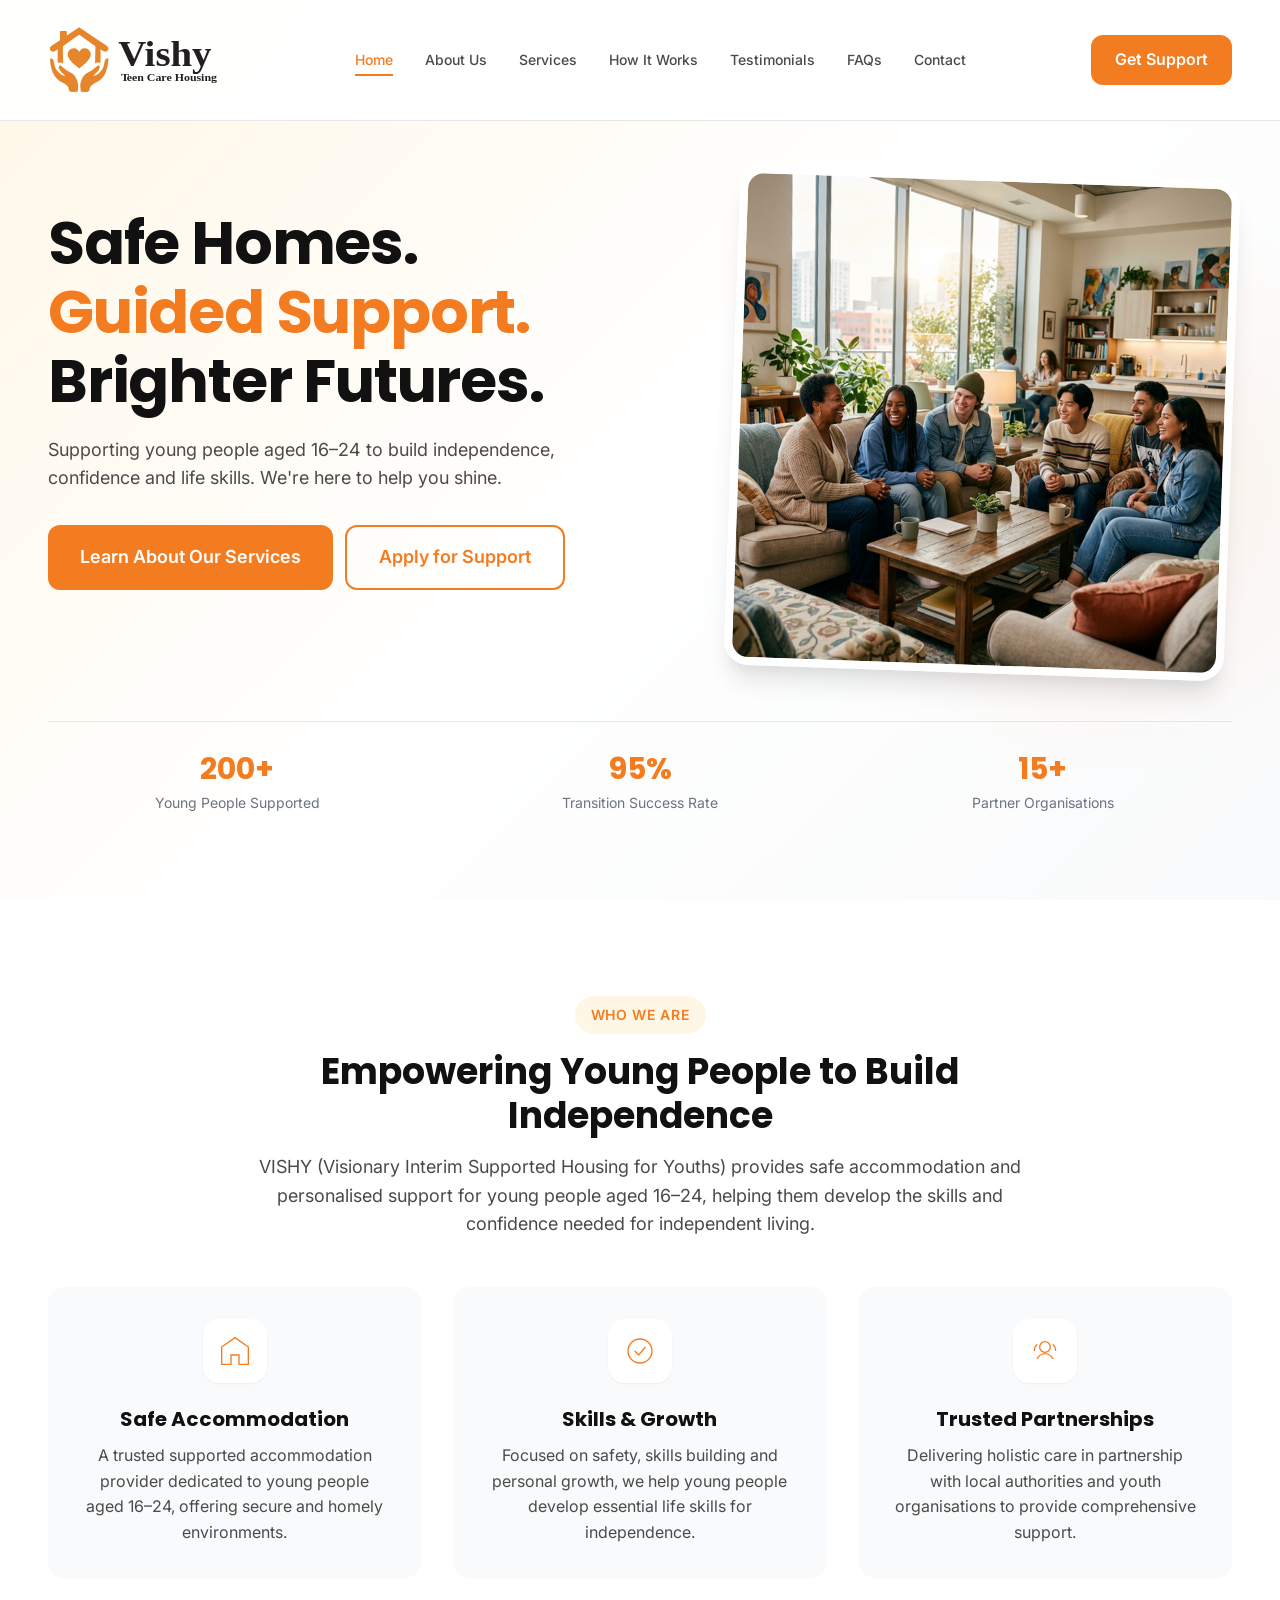
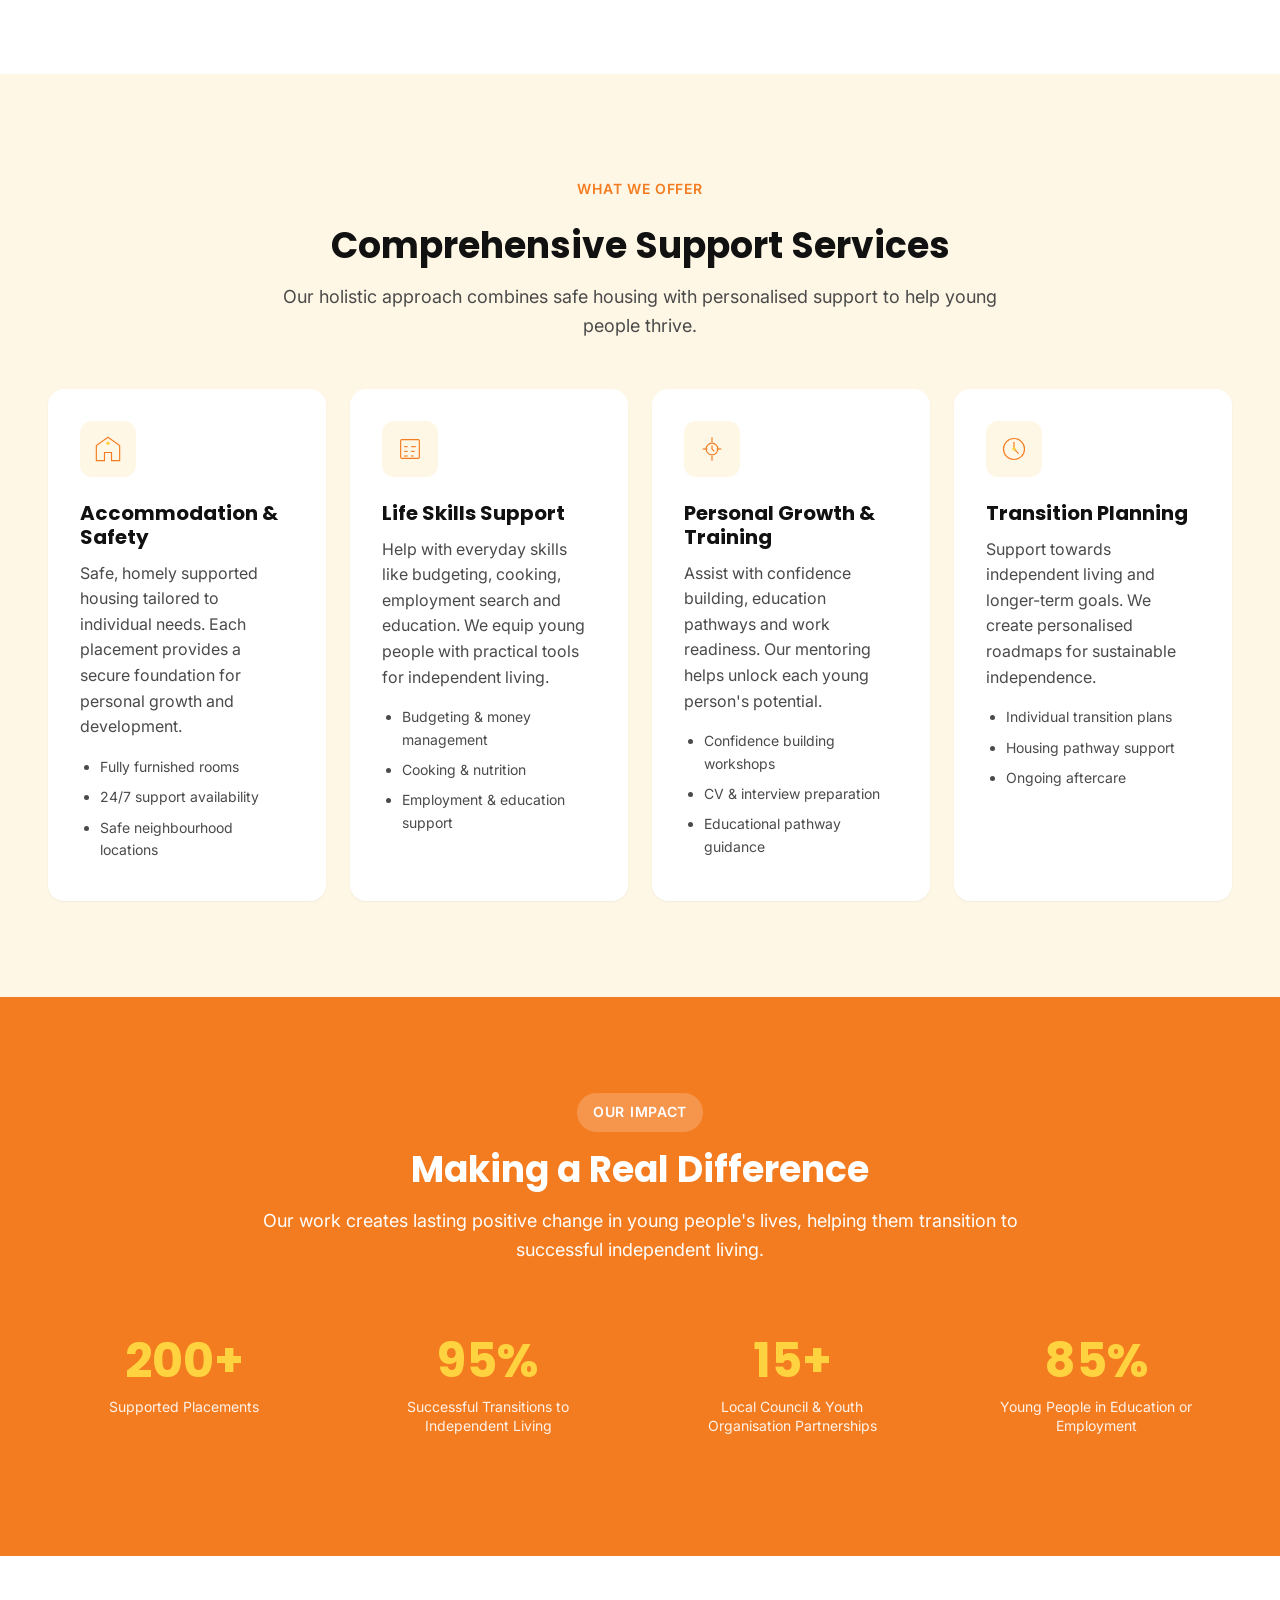
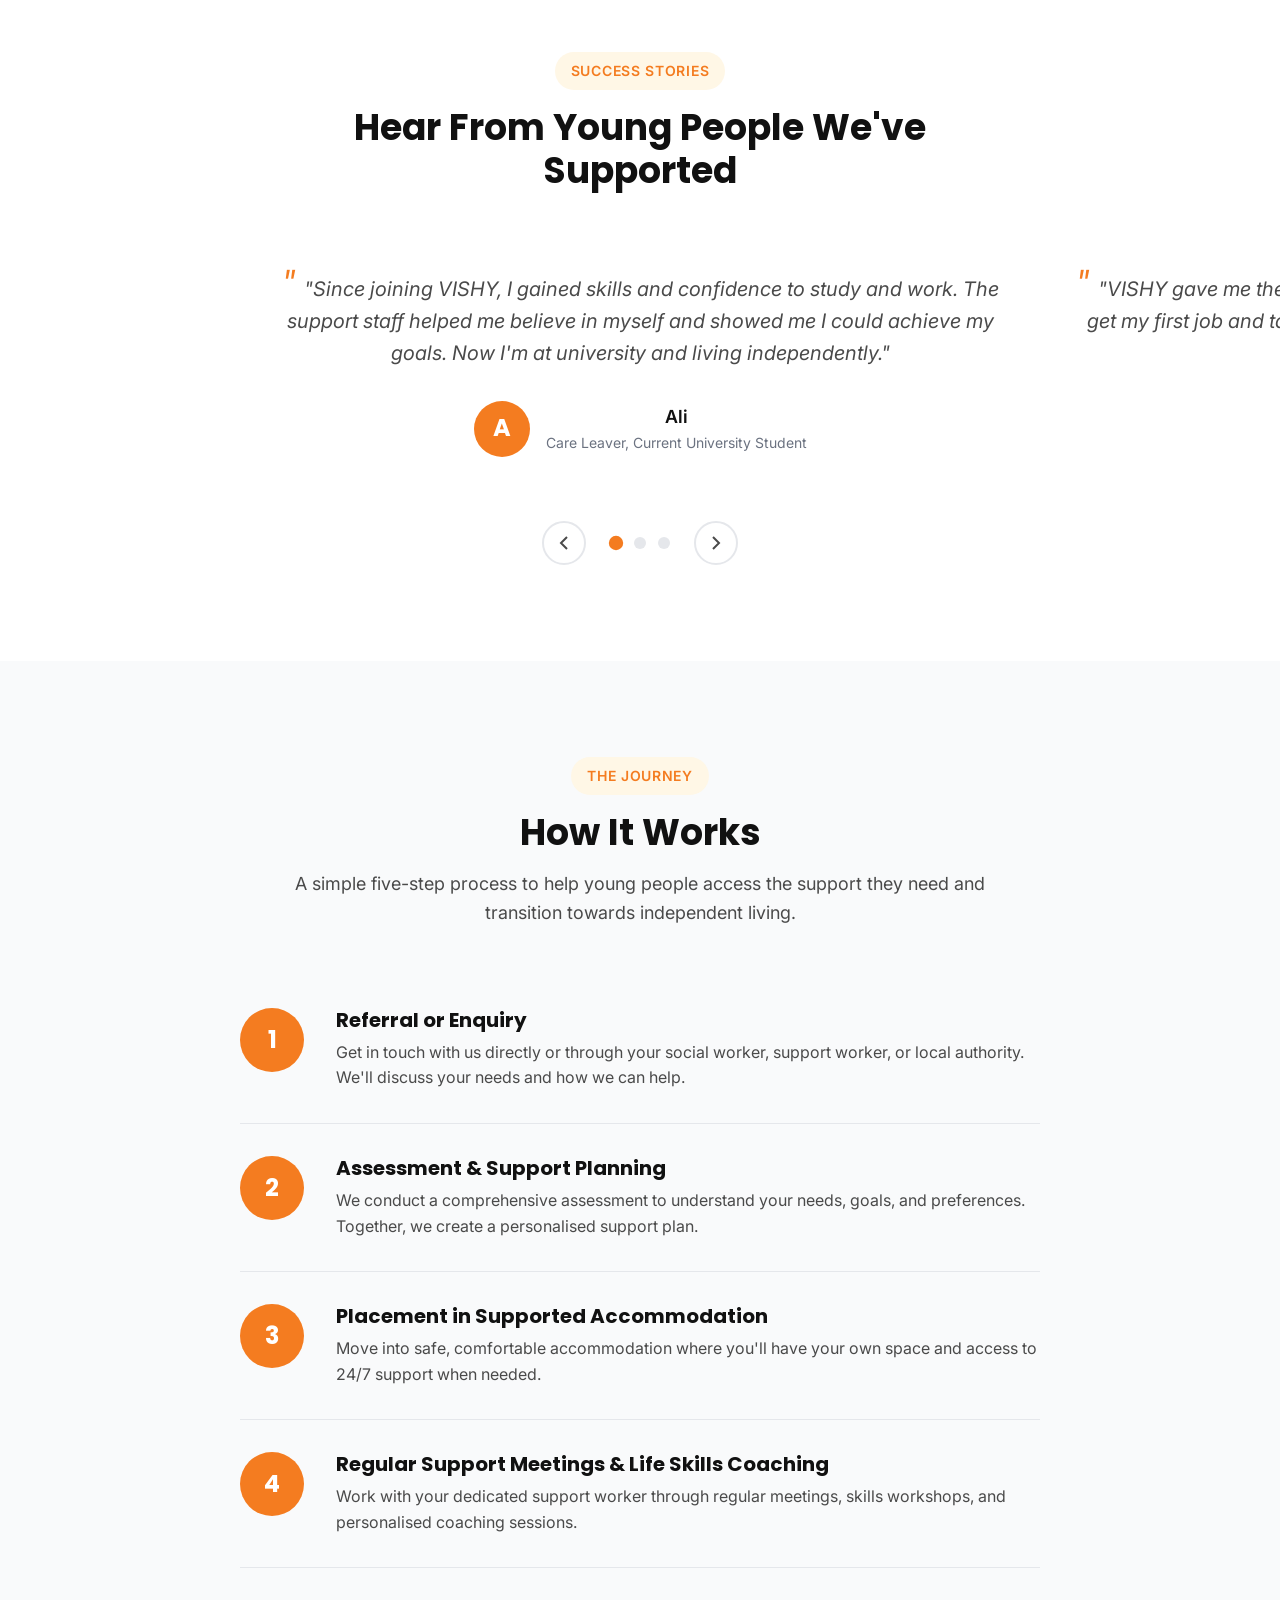
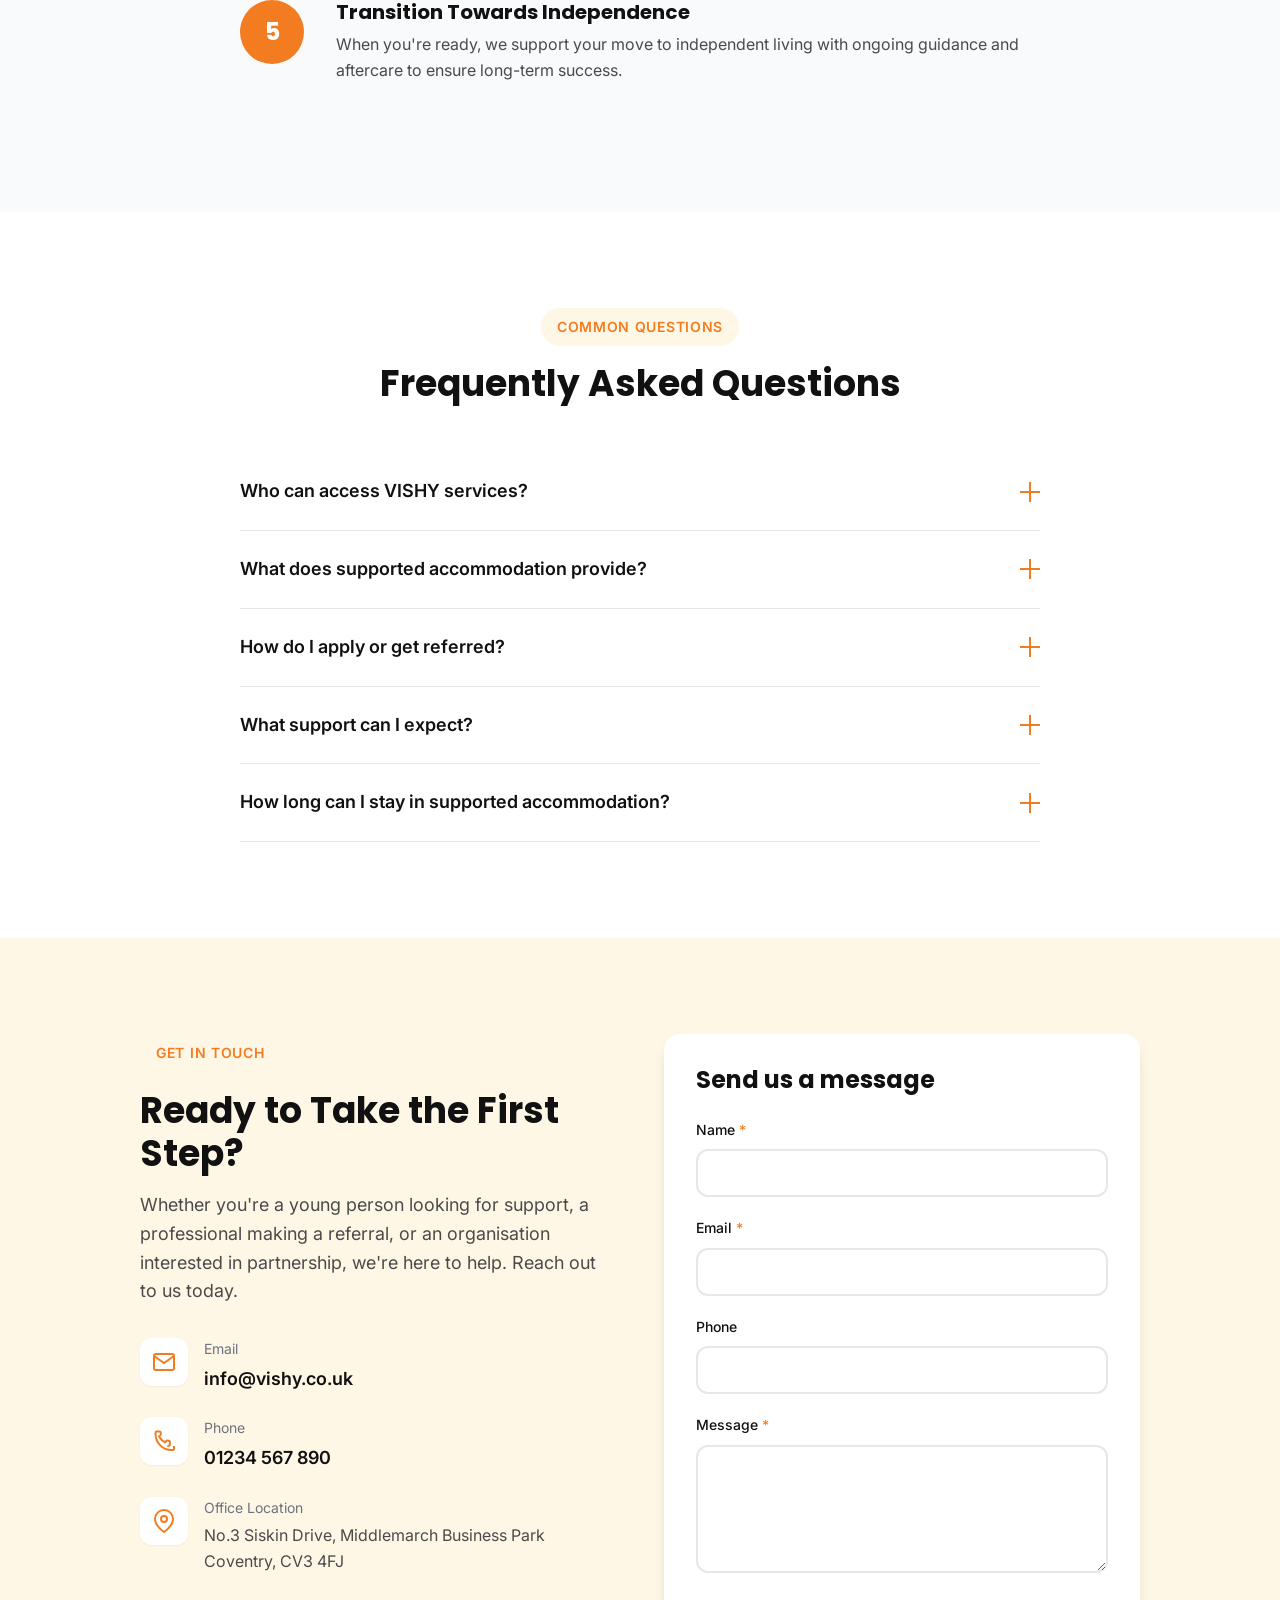
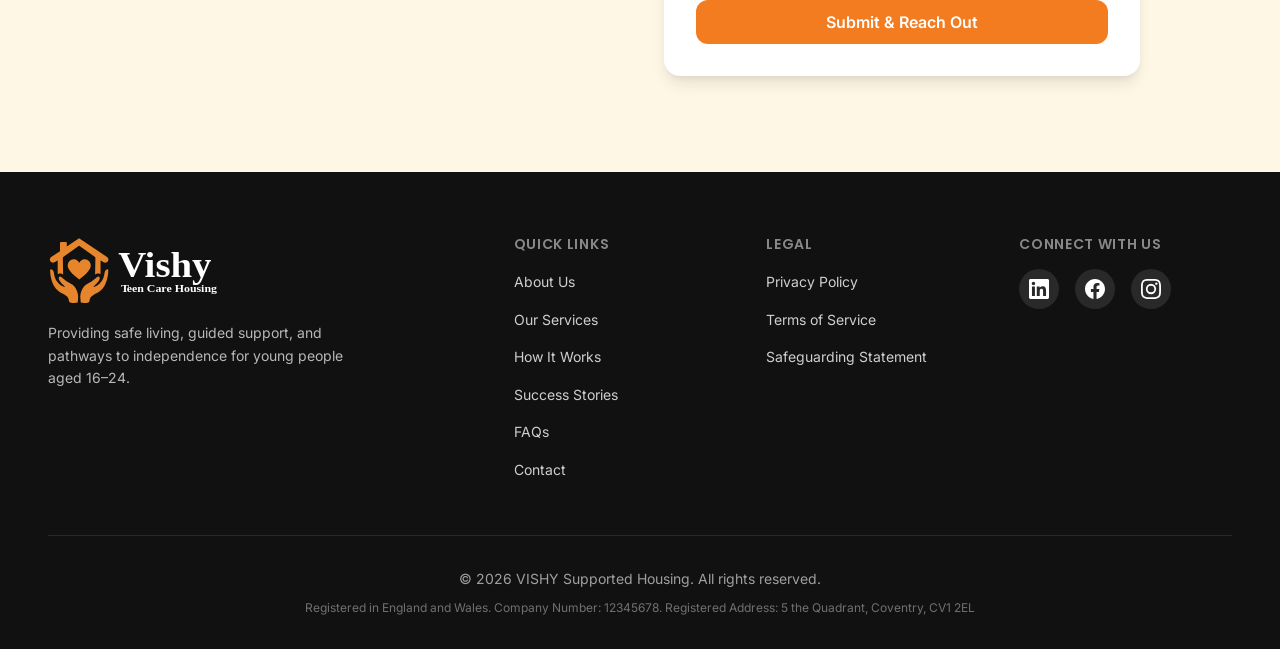
<file: index.html>
<!DOCTYPE html>
<html lang="en">

<head>
  <meta charset="UTF-8">
  <meta name="viewport" content="width=device-width, initial-scale=1.0">
  <meta name="description"
    content="VISHY - Visionary Interim Supported Housing for Youths. Safe homes, guided support, and brighter futures for young people aged 16-24.">
  <meta name="keywords"
    content="supported housing, young people, care leavers, youth accommodation, independence, life skills">
  <meta name="author" content="VISHY">
  <meta name="theme-color" content="#F47C20">

  <title>VISHY - Safe Homes. Guided Support. Brighter Futures.</title>

  <!-- Google Fonts -->
  <link rel="preconnect" href="https://fonts.googleapis.com">
  <link rel="preconnect" href="https://fonts.gstatic.com" crossorigin>
  <link
    href="https://fonts.googleapis.com/css2?family=Inter:wght@400;500;600;700&family=Poppins:wght@400;500;600;700&display=swap"
    rel="stylesheet">

  <!-- Stylesheet -->
  <link rel="stylesheet" href="css/style.css">
</head>

<body>
  <!-- Skip to main content link for accessibility -->
  <a href="#main-content" class="skip-link">Skip to main content</a>

  <!-- Header & Navigation -->
  <header class="header" role="banner">
    <div class="container header-container">
      <a href="#" class="logo" aria-label="VISHY - Home">
        <img src="assets/Home.svg" alt="VISHY Logo" class="logo-img">
      </a>

      <nav class="main-nav" role="navigation" aria-label="Main navigation">
        <button class="mobile-menu-toggle" aria-expanded="false" aria-controls="nav-menu" aria-label="Toggle menu">
          <span class="hamburger"></span>
          <span class="hamburger"></span>
          <span class="hamburger"></span>
        </button>

        <ul class="nav-menu" id="nav-menu" role="menubar">
          <li role="none"><a href="#home" class="nav-link active" role="menuitem" aria-current="page">Home</a></li>
          <li role="none"><a href="#about" class="nav-link" role="menuitem">About Us</a></li>
          <li role="none"><a href="#services" class="nav-link" role="menuitem">Services</a></li>
          <li role="none"><a href="#how-it-works" class="nav-link" role="menuitem">How It Works</a></li>
          <li role="none"><a href="#testimonials" class="nav-link" role="menuitem">Testimonials</a></li>
          <li role="none"><a href="#faq" class="nav-link" role="menuitem">FAQs</a></li>
          <li role="none"><a href="#contact" class="nav-link" role="menuitem">Contact</a></li>
        </ul>
      </nav>

      <a href="#contact" class="btn btn-primary header-cta">Get Support</a>
    </div>
  </header>

  <main id="main-content">
    <!-- Hero Section -->
    <section id="home" class="hero" aria-labelledby="hero-heading">
      <div class="hero-background" aria-hidden="true">
        <div class="hero-gradient"></div>
      </div>
      <div class="container hero-container">
        <div class="hero-main">
          <div class="hero-content">
            <h1 id="hero-heading" class="hero-title">
              Safe Homes.<br>
              <span class="highlight">Guided Support.</span><br>
              Brighter Futures.
            </h1>
            <p class="hero-subtitle">
              Supporting young people aged 16–24 to build independence, confidence and life skills.
              We're here to help you shine.
            </p>
            <div class="hero-ctas">
              <a href="#services" class="btn btn-primary btn-lg">Learn About Our Services</a>
              <a href="#contact" class="btn btn-secondary btn-lg">Apply for Support</a>
            </div>
          </div>
          <div class="hero-image-container" aria-hidden="true">
            <div class="hero-image-wrapper">
              <img src="assets/hero-image.png" alt="VISHY Community Life" class="hero-img">
              <div class="hero-image-decoration"></div>
            </div>
          </div>
        </div>
        <div class="hero-stats" role="region" aria-label="Key statistics">
          <div class="stat-item">
            <span class="stat-number">200+</span>
            <span class="stat-label">Young People Supported</span>
          </div>
          <div class="stat-item">
            <span class="stat-number">95%</span>
            <span class="stat-label">Transition Success Rate</span>
          </div>
          <div class="stat-item">
            <span class="stat-number">15+</span>
            <span class="stat-label">Partner Organisations</span>
          </div>
        </div>
      </div>
    </section>

    <!-- About Section -->
    <section id="about" class="about section-padding" aria-labelledby="about-heading">
      <div class="container">
        <div class="section-header">
          <span class="section-tag">Who We Are</span>
          <h2 id="about-heading" class="section-title">Empowering Young People to Build Independence</h2>
          <p class="section-intro">
            VISHY (Visionary Interim Supported Housing for Youths) provides safe accommodation
            and personalised support for young people aged 16–24, helping them develop the skills
            and confidence needed for independent living.
          </p>
        </div>

        <div class="about-grid">
          <div class="about-card">
            <div class="about-icon" aria-hidden="true">
              <svg viewBox="0 0 48 48" fill="none">
                <path d="M24 4L4 18V44H18V30H30V44H44V18L24 4Z" stroke="#F47C20" stroke-width="2" fill="none" />
              </svg>
            </div>
            <h3 class="about-card-title">Safe Accommodation</h3>
            <p class="about-card-text">
              A trusted supported accommodation provider dedicated to young people aged 16–24,
              offering secure and homely environments.
            </p>
          </div>

          <div class="about-card">
            <div class="about-icon" aria-hidden="true">
              <svg viewBox="0 0 48 48" fill="none">
                <circle cx="24" cy="24" r="18" stroke="#F47C20" stroke-width="2" fill="none" />
                <path d="M16 24L22 30L32 18" stroke="#F47C20" stroke-width="2" fill="none" />
              </svg>
            </div>
            <h3 class="about-card-title">Skills & Growth</h3>
            <p class="about-card-text">
              Focused on safety, skills building and personal growth, we help young people
              develop essential life skills for independence.
            </p>
          </div>

          <div class="about-card">
            <div class="about-icon" aria-hidden="true">
              <svg viewBox="0 0 48 48" fill="none">
                <path d="M12 36C12 36 16 28 24 28C32 28 36 36 36 36" stroke="#F47C20" stroke-width="2" fill="none" />
                <circle cx="24" cy="18" r="8" stroke="#F47C20" stroke-width="2" fill="none" />
                <path d="M36 14C38 16 40 20 40 24" stroke="#F47C20" stroke-width="2" fill="none" />
                <path d="M12 14C10 16 8 20 8 24" stroke="#F47C20" stroke-width="2" fill="none" />
              </svg>
            </div>
            <h3 class="about-card-title">Trusted Partnerships</h3>
            <p class="about-card-text">
              Delivering holistic care in partnership with local authorities and youth
              organisations to provide comprehensive support.
            </p>
          </div>
        </div>
      </div>
    </section>

    <!-- Services Section -->
    <section id="services" class="services section-padding" aria-labelledby="services-heading">
      <div class="container">
        <div class="section-header">
          <span class="section-tag">What We Offer</span>
          <h2 id="services-heading" class="section-title">Comprehensive Support Services</h2>
          <p class="section-intro">
            Our holistic approach combines safe housing with personalised support
            to help young people thrive.
          </p>
        </div>

        <div class="services-grid">
          <article class="service-card">
            <div class="service-icon" aria-hidden="true">
              <svg viewBox="0 0 48 48" fill="none">
                <path d="M24 4L4 18V44H18V30H30V44H44V18L24 4Z" stroke="#F47C20" stroke-width="2" fill="none" />
                <circle cx="24" cy="14" r="3" fill="#FFD23F" />
              </svg>
            </div>
            <h3 class="service-title">Accommodation & Safety</h3>
            <p class="service-description">
              Safe, homely supported housing tailored to individual needs. Each placement
              provides a secure foundation for personal growth and development.
            </p>
            <ul class="service-features">
              <li>Fully furnished rooms</li>
              <li>24/7 support availability</li>
              <li>Safe neighbourhood locations</li>
            </ul>
          </article>

          <article class="service-card">
            <div class="service-icon" aria-hidden="true">
              <svg viewBox="0 0 48 48" fill="none">
                <rect x="8" y="8" width="32" height="32" rx="2" stroke="#F47C20" stroke-width="2" fill="none" />
                <path d="M14 20H20" stroke="#F47C20" stroke-width="2" />
                <path d="M14 28H20" stroke="#F47C20" stroke-width="2" />
                <path d="M14 36H20" stroke="#F47C20" stroke-width="2" />
                <path d="M26 20L34 20" stroke="#F47C20" stroke-width="2" />
                <path d="M26 28L32 28" stroke="#F47C20" stroke-width="2" />
                <path d="M26 36L30 36" stroke="#F47C20" stroke-width="2" />
              </svg>
            </div>
            <h3 class="service-title">Life Skills Support</h3>
            <p class="service-description">
              Help with everyday skills like budgeting, cooking, employment search and education.
              We equip young people with practical tools for independent living.
            </p>
            <ul class="service-features">
              <li>Budgeting & money management</li>
              <li>Cooking & nutrition</li>
              <li>Employment & education support</li>
            </ul>
          </article>

          <article class="service-card">
            <div class="service-icon" aria-hidden="true">
              <svg viewBox="0 0 48 48" fill="none">
                <path d="M24 4V12" stroke="#F47C20" stroke-width="2" />
                <path d="M24 36V44" stroke="#F47C20" stroke-width="2" />
                <path d="M8 24H16" stroke="#F47C20" stroke-width="2" />
                <path d="M32 24H40" stroke="#F47C20" stroke-width="2" />
                <circle cx="24" cy="24" r="10" stroke="#F47C20" stroke-width="2" fill="none" />
                <path d="M24 18V24L28 28" stroke="#F47C20" stroke-width="2" />
              </svg>
            </div>
            <h3 class="service-title">Personal Growth & Training</h3>
            <p class="service-description">
              Assist with confidence building, education pathways and work readiness.
              Our mentoring helps unlock each young person's potential.
            </p>
            <ul class="service-features">
              <li>Confidence building workshops</li>
              <li>CV & interview preparation</li>
              <li>Educational pathway guidance</li>
            </ul>
          </article>

          <article class="service-card">
            <div class="service-icon" aria-hidden="true">
              <svg viewBox="0 0 48 48" fill="none">
                <circle cx="24" cy="24" r="18" stroke="#F47C20" stroke-width="2" fill="none" />
                <path d="M24 12V24L32 32" stroke="#F47C20" stroke-width="2" />
                <circle cx="24" cy="24" r="3" fill="#FFD23F" />
              </svg>
            </div>
            <h3 class="service-title">Transition Planning</h3>
            <p class="service-description">
              Support towards independent living and longer-term goals. We create
              personalised roadmaps for sustainable independence.
            </p>
            <ul class="service-features">
              <li>Individual transition plans</li>
              <li>Housing pathway support</li>
              <li>Ongoing aftercare</li>
            </ul>
          </article>
        </div>
      </div>
    </section>

    <!-- Impact Section -->
    <section id="impact" class="impact section-padding" aria-labelledby="impact-heading">
      <div class="container">
        <div class="section-header">
          <span class="section-tag">Our Impact</span>
          <h2 id="impact-heading" class="section-title">Making a Real Difference</h2>
          <p class="section-intro">
            Our work creates lasting positive change in young people's lives,
            helping them transition to successful independent living.
          </p>
        </div>

        <div class="impact-stats">
          <div class="impact-stat">
            <span class="impact-number" aria-label="Over 200">200+</span>
            <span class="impact-label">Supported Placements</span>
          </div>
          <div class="impact-stat">
            <span class="impact-number" aria-label="95 percent">95%</span>
            <span class="impact-label">Successful Transitions to Independent Living</span>
          </div>
          <div class="impact-stat">
            <span class="impact-number" aria-label="Over 15">15+</span>
            <span class="impact-label">Local Council & Youth Organisation Partnerships</span>
          </div>
          <div class="impact-stat">
            <span class="impact-number" aria-label="85 percent">85%</span>
            <span class="impact-label">Young People in Education or Employment</span>
          </div>
        </div>
      </div>
    </section>

    <!-- Testimonials Section -->
    <section id="testimonials" class="testimonials section-padding" aria-labelledby="testimonials-heading">
      <div class="container">
        <div class="section-header">
          <span class="section-tag">Success Stories</span>
          <h2 id="testimonials-heading" class="section-title">Hear From Young People We've Supported</h2>
        </div>

        <div class="testimonials-carousel" role="region" aria-label="Testimonials carousel">
          <div class="testimonials-track" id="testimonials-track">
            <article class="testimonial-card" aria-label="Testimonial from Ali">
              <blockquote class="testimonial-quote">
                <p>"Since joining VISHY, I gained skills and confidence to study and work.
                  The support staff helped me believe in myself and showed me I could achieve my goals.
                  Now I'm at university and living independently."</p>
              </blockquote>
              <footer class="testimonial-author">
                <div class="author-avatar" aria-hidden="true">
                  <span>A</span>
                </div>
                <div class="author-info">
                  <cite class="author-name">Ali</cite>
                  <span class="author-role">Care Leaver, Current University Student</span>
                </div>
              </footer>
            </article>

            <article class="testimonial-card" aria-label="Testimonial from Jordan">
              <blockquote class="testimonial-quote">
                <p>"VISHY gave me the stability I needed to focus on my future.
                  They helped me get my first job and taught me how to manage my money.
                  I'm now in my own flat and doing really well."</p>
              </blockquote>
              <footer class="testimonial-author">
                <div class="author-avatar" aria-hidden="true">
                  <span>J</span>
                </div>
                <div class="author-info">
                  <cite class="author-name">Jordan</cite>
                  <span class="author-role">Former Resident, Now Independent</span>
                </div>
              </footer>
            </article>

            <article class="testimonial-card" aria-label="Testimonial from Sarah">
              <blockquote class="testimonial-quote">
                <p>"The staff at VISHY really cared about me. They listened and helped me
                  work through my challenges. I learned so much about myself and what I'm capable of.
                  I'll always be grateful for their support."</p>
              </blockquote>
              <footer class="testimonial-author">
                <div class="author-avatar" aria-hidden="true">
                  <span>S</span>
                </div>
                <div class="author-info">
                  <cite class="author-name">Sarah</cite>
                  <span class="author-role">Former Resident, Healthcare Apprentice</span>
                </div>
              </footer>
            </article>
          </div>

          <div class="carousel-controls">
            <button class="carousel-btn carousel-prev" aria-label="Previous testimonial"
              aria-controls="testimonials-track">
              <svg viewBox="0 0 24 24" fill="none" aria-hidden="true">
                <path d="M15 18L9 12L15 6" stroke="currentColor" stroke-width="2" />
              </svg>
            </button>
            <div class="carousel-dots" role="tablist" aria-label="Testimonial navigation">
              <button class="carousel-dot active" aria-label="Go to testimonial 1" aria-selected="true" role="tab"
                aria-controls="testimonials-track"></button>
              <button class="carousel-dot" aria-label="Go to testimonial 2" aria-selected="false" role="tab"
                aria-controls="testimonials-track"></button>
              <button class="carousel-dot" aria-label="Go to testimonial 3" aria-selected="false" role="tab"
                aria-controls="testimonials-track"></button>
            </div>
            <button class="carousel-btn carousel-next" aria-label="Next testimonial" aria-controls="testimonials-track">
              <svg viewBox="0 0 24 24" fill="none" aria-hidden="true">
                <path d="M9 18L15 12L9 6" stroke="currentColor" stroke-width="2" />
              </svg>
            </button>
          </div>
        </div>
      </div>
    </section>

    <!-- How It Works Section -->
    <section id="how-it-works" class="how-it-works section-padding" aria-labelledby="how-it-works-heading">
      <div class="container">
        <div class="section-header">
          <span class="section-tag">The Journey</span>
          <h2 id="how-it-works-heading" class="section-title">How It Works</h2>
          <p class="section-intro">
            A simple five-step process to help young people access the support they need
            and transition towards independent living.
          </p>
        </div>

        <div class="steps-container">
          <div class="step">
            <div class="step-number" aria-hidden="true">1</div>
            <div class="step-content">
              <h3 class="step-title">Referral or Enquiry</h3>
              <p class="step-description">
                Get in touch with us directly or through your social worker, support worker,
                or local authority. We'll discuss your needs and how we can help.
              </p>
            </div>
          </div>

          <div class="step">
            <div class="step-number" aria-hidden="true">2</div>
            <div class="step-content">
              <h3 class="step-title">Assessment & Support Planning</h3>
              <p class="step-description">
                We conduct a comprehensive assessment to understand your needs, goals, and preferences.
                Together, we create a personalised support plan.
              </p>
            </div>
          </div>

          <div class="step">
            <div class="step-number" aria-hidden="true">3</div>
            <div class="step-content">
              <h3 class="step-title">Placement in Supported Accommodation</h3>
              <p class="step-description">
                Move into safe, comfortable accommodation where you'll have your own space
                and access to 24/7 support when needed.
              </p>
            </div>
          </div>

          <div class="step">
            <div class="step-number" aria-hidden="true">4</div>
            <div class="step-content">
              <h3 class="step-title">Regular Support Meetings & Life Skills Coaching</h3>
              <p class="step-description">
                Work with your dedicated support worker through regular meetings,
                skills workshops, and personalised coaching sessions.
              </p>
            </div>
          </div>

          <div class="step">
            <div class="step-number" aria-hidden="true">5</div>
            <div class="step-content">
              <h3 class="step-title">Transition Towards Independence</h3>
              <p class="step-description">
                When you're ready, we support your move to independent living with ongoing
                guidance and aftercare to ensure long-term success.
              </p>
            </div>
          </div>
        </div>
      </div>
    </section>

    <!-- FAQ Section -->
    <section id="faq" class="faq section-padding" aria-labelledby="faq-heading">
      <div class="container">
        <div class="section-header">
          <span class="section-tag">Common Questions</span>
          <h2 id="faq-heading" class="section-title">Frequently Asked Questions</h2>
        </div>

        <div class="faq-container">
          <details class="faq-item">
            <summary class="faq-question">
              <span>Who can access VISHY services?</span>
              <span class="faq-icon" aria-hidden="true"></span>
            </summary>
            <div class="faq-answer">
              <p>
                VISHY supports young people aged 16–24, particularly care leavers,
                those at risk of homelessness, and young people transitioning from
                residential care or family breakdown. We work with local authorities,
                youth services, and social care teams to provide placements for those
                who need supported accommodation.
              </p>
            </div>
          </details>

          <details class="faq-item">
            <summary class="faq-question">
              <span>What does supported accommodation provide?</span>
              <span class="faq-icon" aria-hidden="true"></span>
            </summary>
            <div class="faq-answer">
              <p>
                Our supported accommodation provides: a fully furnished private room,
                access to shared living spaces (kitchen, bathroom, lounge), 24/7 support
                availability, regular one-to-one support sessions, life skills training,
                help with education and employment, and a pathway to independent living.
                All our properties are in safe, accessible locations.
              </p>
            </div>
          </details>

          <details class="faq-item">
            <summary class="faq-question">
              <span>How do I apply or get referred?</span>
              <span class="faq-icon" aria-hidden="true"></span>
            </summary>
            <div class="faq-answer">
              <p>
                You can access our services through several routes: local authority referral,
                social worker referral, youth service referral, or self-referral by contacting
                us directly. We accept referrals from all local authorities and partner organisations.
                Simply get in touch via our contact form or phone, and we'll guide you through
                the process.
              </p>
            </div>
          </details>

          <details class="faq-item">
            <summary class="faq-question">
              <span>What support can I expect?</span>
              <span class="faq-icon" aria-hidden="true"></span>
            </summary>
            <div class="faq-answer">
              <p>
                Every young person receives personalised support including: a dedicated keyworker,
                weekly support meetings (minimum), help with practical skills like cooking and budgeting,
                emotional wellbeing support, education and employment guidance, help accessing healthcare
                and other services, support with housing applications for independent living, and
                aftercare support even after you've moved on.
              </p>
            </div>
          </details>

          <details class="faq-item">
            <summary class="faq-question">
              <span>How long can I stay in supported accommodation?</span>
              <span class="faq-icon" aria-hidden="true"></span>
            </summary>
            <div class="faq-answer">
              <p>
                Placement length varies depending on individual needs and local authority arrangements.
                Typically, young people stay between 6 months and 2 years. Our focus is on supporting
                you to develop the skills and confidence you need for independent living. We'll work
                with you to create a transition plan and prepare you for your next steps.
              </p>
            </div>
          </details>
        </div>
      </div>
    </section>

    <!-- Contact Section -->
    <section id="contact" class="contact section-padding" aria-labelledby="contact-heading">
      <div class="container">
        <div class="contact-wrapper">
          <div class="contact-info">
            <span class="section-tag">Get In Touch</span>
            <h2 id="contact-heading" class="section-title">Ready to Take the First Step?</h2>
            <p class="contact-intro">
              Whether you're a young person looking for support, a professional making a referral,
              or an organisation interested in partnership, we're here to help. Reach out to us today.
            </p>

            <div class="contact-methods">
              <div class="contact-method">
                <div class="contact-icon" aria-hidden="true">
                  <svg viewBox="0 0 24 24" fill="none">
                    <path
                      d="M4 4H20C21.1 4 22 4.9 22 6V18C22 19.1 21.1 20 20 20H4C2.9 20 2 19.1 2 18V6C2 4.9 2.9 4 4 4Z"
                      stroke="#F47C20" stroke-width="2" />
                    <path d="M22 6L12 13L2 6" stroke="#F47C20" stroke-width="2" />
                  </svg>
                </div>
                <div class="contact-details">
                  <span class="contact-label">Email</span>
                  <a href="mailto:info@vishy.co.uk" class="contact-link">info@vishy.co.uk</a>
                </div>
              </div>

              <div class="contact-method">
                <div class="contact-icon" aria-hidden="true">
                  <svg viewBox="0 0 24 24" fill="none">
                    <path
                      d="M22 16.92V19.92C22 20.4704 21.6041 20.9418 21.072 20.9923C20.5417 21.0426 20.0237 21.0668 19.52 21.0668C10.6973 21.0668 3.53317 13.9027 3.53317 5.08C3.53317 4.57633 3.5574 4.05833 3.60773 3.528C3.65817 2.99586 4.12957 2.6 4.68 2.6H7.68C8.17217 2.6 8.5794 2.96186 8.62733 3.452C8.672 3.91033 8.7446 4.36167 8.84333 4.803C8.9496 5.27933 8.81907 5.7854 8.4768 6.14567L7.13367 7.4888C8.4038 9.933 10.493 12.0222 12.9372 13.2923L14.2803 11.9492C14.6406 11.6069 15.1467 11.4764 15.623 11.5827C16.0643 11.6814 16.5157 11.754 16.974 11.7987C17.4641 11.8466 17.826 12.2539 17.826 12.746V15.746C17.826 16.2964 17.4301 16.7678 16.898 16.8182C16.3677 16.8685 15.8497 16.8927 15.346 16.8927"
                      stroke="#F47C20" stroke-width="2" />
                  </svg>
                </div>
                <div class="contact-details">
                  <span class="contact-label">Phone</span>
                  <a href="tel:+441234567890" class="contact-link">01234 567 890</a>
                </div>
              </div>

              <div class="contact-method">
                <div class="contact-icon" aria-hidden="true">
                  <svg viewBox="0 0 24 24" fill="none">
                    <path
                      d="M21 10C21 17 12 23 12 23C12 23 3 17 3 10C3 5.02943 7.02943 1 12 1C16.9706 1 21 5.02943 21 10Z"
                      stroke="#F47C20" stroke-width="2" />
                    <circle cx="12" cy="10" r="3" stroke="#F47C20" stroke-width="2" />
                  </svg>
                </div>
                <div class="contact-details">
                  <span class="contact-label">Office Location</span>
                  <address>
                    No.3 Siskin Drive, Middlemarch Business Park<br>
                    Coventry, CV3 4FJ
                  </address>
                </div>
              </div>
            </div>
          </div>

          <form class="contact-form" aria-label="Contact form">
            <h3 class="form-title">Send us a message</h3>

            <div class="form-group">
              <label for="name" class="form-label">Name <span aria-label="required">*</span></label>
              <input type="text" id="name" name="name" class="form-input" required aria-required="true">
            </div>

            <div class="form-group">
              <label for="email" class="form-label">Email <span aria-label="required">*</span></label>
              <input type="email" id="email" name="email" class="form-input" required aria-required="true">
            </div>

            <div class="form-group">
              <label for="phone" class="form-label">Phone</label>
              <input type="tel" id="phone" name="phone" class="form-input">
            </div>

            <div class="form-group">
              <label for="message" class="form-label">Message <span aria-label="required">*</span></label>
              <textarea id="message" name="message" class="form-textarea" rows="5" required
                aria-required="true"></textarea>
            </div>

            <button type="submit" class="btn btn-primary btn-full">Submit & Reach Out</button>
          </form>
        </div>
      </div>
    </section>
  </main>

  <!-- Footer -->
  <footer class="footer" role="contentinfo">
    <div class="container">
      <div class="footer-content">
        <div class="footer-brand">
          <a href="#" class="logo footer-logo" aria-label="VISHY Home">
            <img src="assets/Home_White.svg" alt="VISHY Logo" class="logo-img">
          </a>
          <p class="footer-mission">
            Providing safe living, guided support, and pathways to independence
            for young people aged 16–24.
          </p>
        </div>

        <nav class="footer-nav" aria-label="Footer navigation">
          <h3 class="footer-nav-title">Quick Links</h3>
          <ul class="footer-links">
            <li><a href="#about">About Us</a></li>
            <li><a href="#services">Our Services</a></li>
            <li><a href="#how-it-works">How It Works</a></li>
            <li><a href="#testimonials">Success Stories</a></li>
            <li><a href="#faq">FAQs</a></li>
            <li><a href="#contact">Contact</a></li>
          </ul>
        </nav>

        <div class="footer-legal">
          <h3 class="footer-nav-title">Legal</h3>
          <ul class="footer-links">
            <li><a href="privacy-policy.html">Privacy Policy</a></li>
            <li><a href="#terms">Terms of Service</a></li>
            <li><a href="#safeguarding">Safeguarding Statement</a></li>
          </ul>
        </div>

        <div class="footer-social">
          <h3 class="footer-nav-title">Connect With Us</h3>
          <div class="social-links">
            <a href="#" class="social-link" aria-label="LinkedIn">
              <svg viewBox="0 0 24 24" fill="currentColor" aria-hidden="true">
                <path
                  d="M20.447 20.452h-3.554v-5.569c0-1.328-.027-3.037-1.852-3.037-1.853 0-2.136 1.445-2.136 2.939v5.667H9.351V9h3.414v1.561h.046c.477-.9 1.637-1.85 3.37-1.85 3.601 0 4.267 2.37 4.267 5.455v6.286zM5.337 7.433c-1.144 0-2.063-.926-2.063-2.065 0-1.138.92-2.063 2.063-2.063 1.14 0 2.064.925 2.064 2.063 0 1.139-.925 2.065-2.064 2.065zm1.782 13.019H3.555V9h3.564v11.452zM22.225 0H1.771C.792 0 0 .774 0 1.729v20.542C0 23.227.792 24 1.771 24h20.451C23.2 24 24 23.227 24 22.271V1.729C24 .774 23.2 0 22.222 0h.003z" />
              </svg>
            </a>
            <a href="#" class="social-link" aria-label="Facebook">
              <svg viewBox="0 0 24 24" fill="currentColor" aria-hidden="true">
                <path
                  d="M24 12.073c0-6.627-5.373-12-12-12s-12 5.373-12 12c0 5.99 4.388 10.954 10.125 11.854v-8.385H7.078v-3.47h3.047V9.43c0-3.007 1.792-4.669 4.533-4.669 1.312 0 2.686.235 2.686.235v2.953H15.83c-1.491 0-1.956.925-1.956 1.874v2.25h3.328l-.532 3.47h-2.796v8.385C19.612 23.027 24 18.062 24 12.073z" />
              </svg>
            </a>
            <a href="#" class="social-link" aria-label="Instagram">
              <svg viewBox="0 0 24 24" fill="currentColor" aria-hidden="true">
                <path
                  d="M12 2.163c3.204 0 3.584.012 4.85.07 3.252.148 4.771 1.691 4.919 4.919.058 1.265.069 1.645.069 4.849 0 3.205-.012 3.584-.069 4.849-.149 3.225-1.664 4.771-4.919 4.919-1.266.058-1.644.07-4.85.07-3.204 0-3.584-.012-4.849-.07-3.26-.149-4.771-1.699-4.919-4.92-.058-1.265-.07-1.644-.07-4.849 0-3.204.013-3.583.07-4.849.149-3.227 1.664-4.771 4.919-4.919 1.266-.057 1.645-.069 4.849-.069zM12 0C8.741 0 8.333.014 7.053.072 2.695.272.273 2.69.073 7.052.014 8.333 0 8.741 0 12c0 3.259.014 3.668.072 4.948.2 4.358 2.618 6.78 6.98 6.98C8.333 23.986 8.741 24 12 24c3.259 0 3.668-.014 4.948-.072 4.354-.2 6.782-2.618 6.979-6.98.059-1.28.073-1.689.073-4.948 0-3.259-.014-3.667-.072-4.947-.196-4.354-2.617-6.78-6.979-6.98C15.668.014 15.259 0 12 0zm0 5.838a6.162 6.162 0 100 12.324 6.162 6.162 0 000-12.324zM12 16a4 4 0 110-8 4 4 0 010 8zm6.406-11.845a1.44 1.44 0 100 2.881 1.44 1.44 0 000-2.881z" />
              </svg>
            </a>
          </div>
        </div>
      </div>

      <div class="footer-bottom">
        <p class="copyright">© 2026 VISHY Supported Housing. All rights reserved.</p>
        <p class="company-info">Registered in England and Wales. Company Number: 12345678. Registered Address: 5 the Quadrant, Coventry, CV1 2EL</p>
      </div>
    </div>
  </footer>

  <!-- JavaScript -->
  <script src="js/main.js"></script>
</body>

</html>
</file>
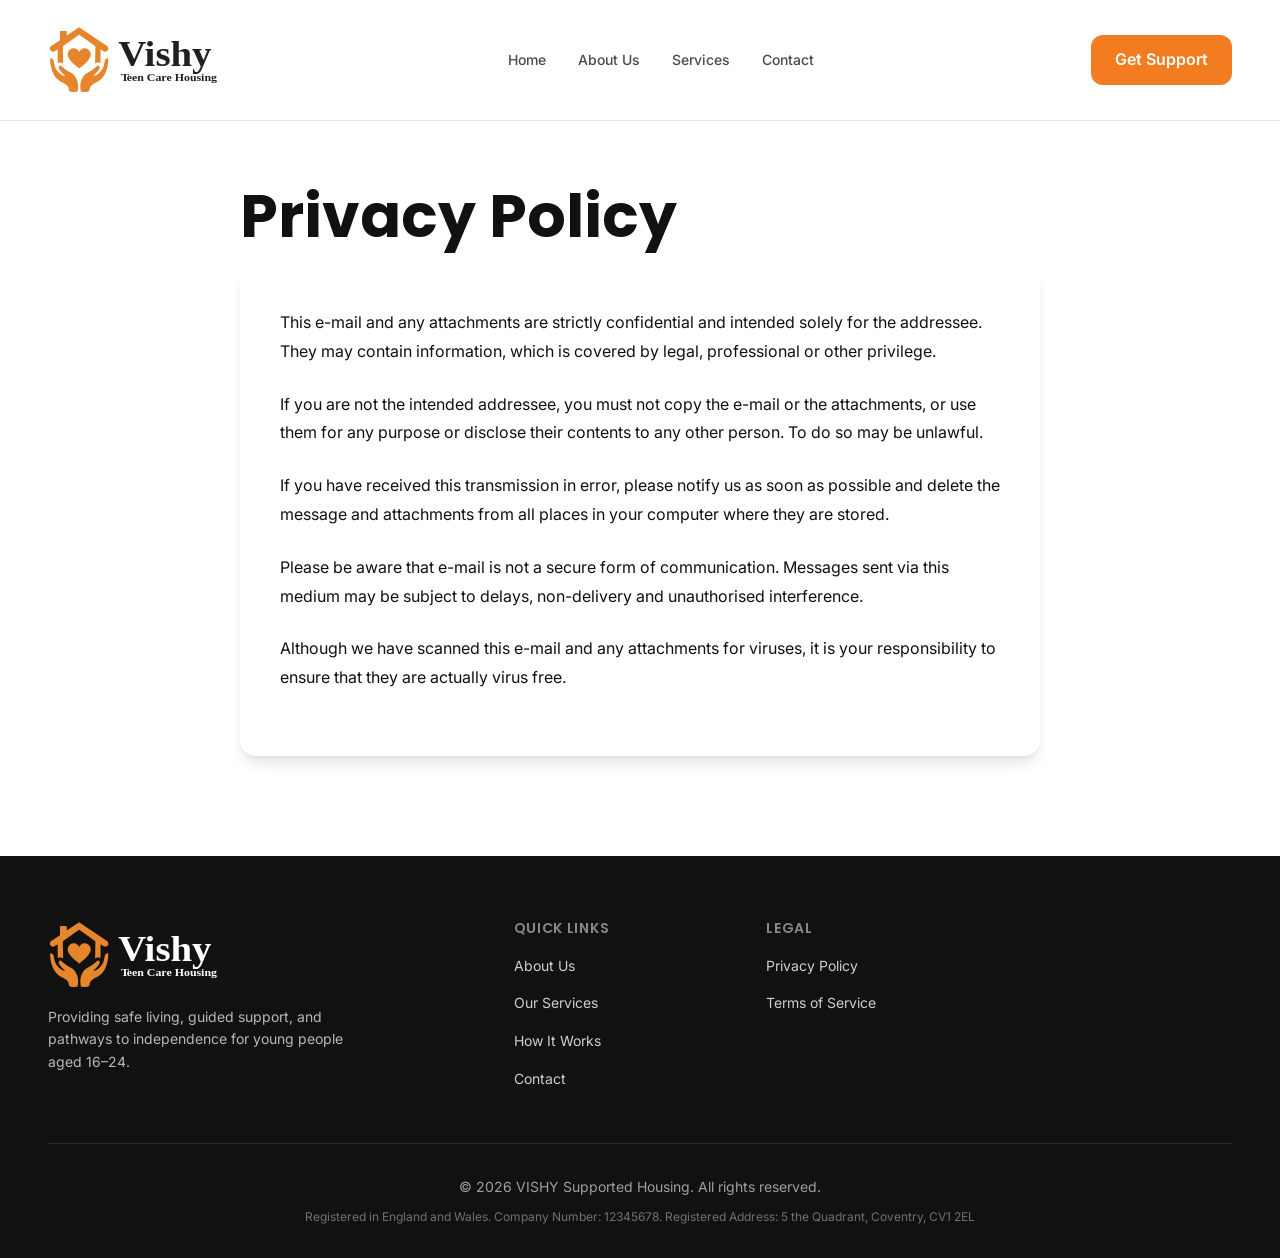
<file: privacy-policy.html>
<!DOCTYPE html>
<html lang="en">

<head>
  <meta charset="UTF-8">
  <meta name="viewport" content="width=device-width, initial-scale=1.0">
  <meta name="description" content="VISHY - Privacy Policy">
  <title>Privacy Policy - VISHY</title>

  <!-- Google Fonts -->
  <link rel="preconnect" href="https://fonts.googleapis.com">
  <link rel="preconnect" href="https://fonts.gstatic.com" crossorigin>
  <link
    href="https://fonts.googleapis.com/css2?family=Inter:wght@400;500;600;700&family=Poppins:wght@400;500;600;700&display=swap"
    rel="stylesheet">

  <!-- Stylesheet -->
  <link rel="stylesheet" href="css/style.css">
  <style>
    .privacy-content {
      padding: 180px 0 100px;
      max-width: 800px;
      margin: 0 auto;
    }
    .privacy-text {
      background: white;
      padding: var(--space-10);
      border-radius: var(--radius-xl);
      box-shadow: var(--shadow-lg);
      line-height: 1.8;
    }
    .privacy-text p {
      margin-bottom: var(--space-6);
    }
  </style>
</head>

<body>
  <!-- Header & Navigation -->
  <header class="header" role="banner">
    <div class="container header-container">
      <a href="index.html" class="logo" aria-label="VISHY - Home">
        <img src="assets/Home.svg" alt="VISHY Logo" class="logo-img">
      </a>

      <nav class="main-nav" role="navigation" aria-label="Main navigation">
        <ul class="nav-menu" id="nav-menu" role="menubar">
          <li role="none"><a href="index.html" class="nav-link" role="menuitem">Home</a></li>
          <li role="none"><a href="index.html#about" class="nav-link" role="menuitem">About Us</a></li>
          <li role="none"><a href="index.html#services" class="nav-link" role="menuitem">Services</a></li>
          <li role="none"><a href="index.html#contact" class="nav-link" role="menuitem">Contact</a></li>
        </ul>
      </nav>

      <a href="index.html#contact" class="btn btn-primary header-cta">Get Support</a>
    </div>
  </header>

  <main id="main-content">
    <div class="container">
      <section class="privacy-content">
        <h1 class="section-title">Privacy Policy</h1>
        <div class="privacy-text">
          <p>
            This e-mail and any attachments are strictly confidential and intended solely for the addressee. They may contain information, which is covered by legal, professional or other privilege.
          </p>
          <p>
            If you are not the intended addressee, you must not copy the e-mail or the attachments, or use them for any purpose or disclose their contents to any other person. To do so may be unlawful.
          </p>
          <p>
            If you have received this transmission in error, please notify us as soon as possible and delete the message and attachments from all places in your computer where they are stored.
          </p>
          <p>
            Please be aware that e-mail is not a secure form of communication. Messages sent via this medium may be subject to delays, non-delivery and unauthorised interference.
          </p>
          <p>
            Although we have scanned this e-mail and any attachments for viruses, it is your responsibility to ensure that they are actually virus free.
          </p>
        </div>
      </section>
    </div>
  </main>

  <!-- Footer -->
  <footer class="footer" role="contentinfo">
    <div class="container">
      <div class="footer-content">
        <div class="footer-brand">
          <a href="index.html" class="logo footer-logo" aria-label="VISHY Home">
            <img src="assets/Home_White.svg" alt="VISHY Logo" class="logo-img">
          </a>
          <p class="footer-mission">
            Providing safe living, guided support, and pathways to independence
            for young people aged 16–24.
          </p>
        </div>

        <nav class="footer-nav" aria-label="Footer navigation">
          <h3 class="footer-nav-title">Quick Links</h3>
          <ul class="footer-links">
            <li><a href="index.html#about">About Us</a></li>
            <li><a href="index.html#services">Our Services</a></li>
            <li><a href="index.html#how-it-works">How It Works</a></li>
            <li><a href="index.html#contact">Contact</a></li>
          </ul>
        </nav>

        <div class="footer-legal">
          <h3 class="footer-nav-title">Legal</h3>
          <ul class="footer-links">
            <li><a href="privacy-policy.html">Privacy Policy</a></li>
            <li><a href="index.html#terms">Terms of Service</a></li>
          </ul>
        </div>
      </div>

      <div class="footer-bottom">
        <p class="copyright">© 2026 VISHY Supported Housing. All rights reserved.</p>
        <p class="company-info">Registered in England and Wales. Company Number: 12345678. Registered Address: 5 the Quadrant, Coventry, CV1 2EL</p>
      </div>
    </div>
  </footer>
</body>

</html>
</file>
<file: css/style.css>
/* ========================================
   VISHY Supported Housing Website
   Brand Colors:
   Primary: #F47C20 (Orange)
   Secondary: #FFD23F (Yellow)
   Text Dark: #111111
   Background Light: #FFFFFF
   Support Color: #FFF7E6
   ======================================== */

/* CSS Custom Properties */
:root {
  /* Brand Colors */
  --color-primary: #F47C20;
  --color-primary-dark: #D96A10;
  --color-primary-light: #F79B4C;
  --color-secondary: #FFD23F;
  --color-secondary-light: #FFE066;
  --color-text-dark: #111111;
  --color-text-medium: #4A4A4A;
  --color-text-light: #6B7280;
  --color-background: #FFFFFF;
  --color-background-alt: #FFF7E6;
  --color-background-subtle: #F9FAFB;
  --color-border: #E5E7EB;

  /* Typography */
  --font-heading: 'Poppins', sans-serif;
  --font-body: 'Inter', sans-serif;

  /* Font Sizes */
  --text-xs: 0.75rem;
  --text-sm: 0.875rem;
  --text-base: 1rem;
  --text-lg: 1.125rem;
  --text-xl: 1.25rem;
  --text-2xl: 1.5rem;
  --text-3xl: 1.875rem;
  --text-4xl: 2.25rem;
  --text-5xl: 3rem;
  --text-6xl: 3.75rem;

  /* Font Weights */
  --font-normal: 400;
  --font-medium: 500;
  --font-semibold: 600;
  --font-bold: 700;

  /* Spacing */
  --space-1: 0.25rem;
  --space-2: 0.5rem;
  --space-3: 0.75rem;
  --space-4: 1rem;
  --space-5: 1.25rem;
  --space-6: 1.5rem;
  --space-8: 2rem;
  --space-10: 2.5rem;
  --space-12: 3rem;
  --space-16: 4rem;
  --space-20: 5rem;
  --space-24: 6rem;

  /* Border Radius */
  --radius-sm: 0.25rem;
  --radius-md: 0.5rem;
  --radius-lg: 0.75rem;
  --radius-xl: 1rem;
  --radius-2xl: 1.5rem;
  --radius-full: 9999px;

  /* Shadows */
  --shadow-sm: 0 1px 2px 0 rgba(0, 0, 0, 0.05);
  --shadow-md: 0 4px 6px -1px rgba(0, 0, 0, 0.1), 0 2px 4px -1px rgba(0, 0, 0, 0.06);
  --shadow-lg: 0 10px 15px -3px rgba(0, 0, 0, 0.1), 0 4px 6px -2px rgba(0, 0, 0, 0.05);
  --shadow-xl: 0 20px 25px -5px rgba(0, 0, 0, 0.1), 0 10px 10px -5px rgba(0, 0, 0, 0.04);

  /* Transitions */
  --transition-fast: 150ms ease;
  --transition-base: 200ms ease;
  --transition-slow: 300ms ease;

  /* Z-index Scale */
  --z-dropdown: 100;
  --z-sticky: 200;
  --z-fixed: 300;
  --z-modal-backdrop: 400;
  --z-modal: 500;
  --z-popover: 600;
  --z-tooltip: 700;
}

/* ========================================
   Reset & Base Styles
   ======================================== */
*,
*::before,
*::after {
  box-sizing: border-box;
  margin: 0;
  padding: 0;
}

html {
  scroll-behavior: smooth;
  font-size: 16px;
  overflow-x: hidden;
  -webkit-overflow-scrolling: touch;
  scroll-padding-top: 120px;
}

@media (prefers-reduced-motion: no-preference) {
  html {
    scroll-behavior: smooth;
  }
}

body {
  font-family: var(--font-body);
  font-size: var(--text-base);
  line-height: 1.6;
  color: var(--color-text-dark);
  background-color: var(--color-background);
  -webkit-font-smoothing: antialiased;
  -moz-osx-font-smoothing: grayscale;
  overflow-x: hidden;
  width: 100%;
  max-width: 100vw;
}

img {
  max-width: 100%;
  height: auto;
  display: block;
}

a {
  color: var(--color-primary);
  text-decoration: none;
  transition: color var(--transition-base);
}

a:hover,
a:focus {
  color: var(--color-primary-dark);
}

a:focus-visible {
  outline: 2px solid var(--color-primary);
  outline-offset: 2px;
}

ul,
ol {
  list-style: none;
}

button {
  font-family: inherit;
  cursor: pointer;
  border: none;
  background: none;
}

button:focus-visible {
  outline: 2px solid var(--color-primary);
  outline-offset: 2px;
}

input,
textarea {
  font-family: inherit;
  font-size: inherit;
}

/* ========================================
   Accessibility
   ======================================== */
.skip-link {
  position: absolute;
  top: -100%;
  left: 50%;
  transform: translateX(-50%);
  background: var(--color-primary);
  color: white;
  padding: var(--space-3) var(--space-6);
  border-radius: var(--radius-md);
  font-weight: var(--font-medium);
  z-index: 1000;
  transition: top var(--transition-base);
}

.skip-link:focus {
  top: var(--space-4);
}

/* High contrast focus indicators */
*:focus-visible {
  outline: 3px solid var(--color-primary);
  outline-offset: 3px;
}

/* Screen reader only */
.sr-only {
  position: absolute;
  width: 1px;
  height: 1px;
  padding: 0;
  margin: -1px;
  overflow: hidden;
  clip: rect(0, 0, 0, 0);
  white-space: nowrap;
  border: 0;
}

/* Reduced motion preference */
@media (prefers-reduced-motion: reduce) {

  *,
  *::before,
  *::after {
    animation-duration: 0.01ms !important;
    animation-iteration-count: 1 !important;
    transition-duration: 0.01ms !important;
    scroll-behavior: auto !important;
  }
}

/* ========================================
   Layout & Container
   ======================================== */
.container {
  width: 100%;
  max-width: 1280px;
  margin: 0 auto;
  padding: 0 var(--space-6);
}

@media (min-width: 640px) {
  .container {
    padding: 0 var(--space-8);
  }
}

@media (min-width: 768px) {
  .container {
    padding: 0 var(--space-10);
  }
}

@media (min-width: 1024px) {
  .container {
    padding: 0 var(--space-12);
  }
}

.section-padding {
  padding: var(--space-12) 0;
  overflow-x: hidden;
}

@media (min-width: 640px) {
  .section-padding {
    padding: var(--space-16) 0;
  }
}

@media (min-width: 768px) {
  .section-padding {
    padding: var(--space-20) 0;
  }
}

@media (min-width: 1024px) {
  .section-padding {
    padding: var(--space-24) 0;
  }
}

/* ========================================
   Typography
   ======================================== */
h1,
h2,
h3,
h4,
h5,
h6 {
  font-family: var(--font-heading);
  font-weight: var(--font-bold);
  line-height: 1.2;
  color: var(--color-text-dark);
}

h1 {
  font-size: var(--text-4xl);
}

h2 {
  font-size: var(--text-3xl);
}

h3 {
  font-size: var(--text-2xl);
}

@media (min-width: 768px) {
  h1 {
    font-size: var(--text-5xl);
  }

  h2 {
    font-size: var(--text-4xl);
  }
}

@media (min-width: 1024px) {
  h1 {
    font-size: var(--text-6xl);
  }
}

p {
  margin-bottom: var(--space-4);
}

p:last-child {
  margin-bottom: 0;
}

/* ========================================
   Section Headers
   ======================================== */
.section-header {
  text-align: center;
  max-width: 768px;
  margin: 0 auto var(--space-8);
}

@media (min-width: 768px) {
  .section-header {
    margin: 0 auto var(--space-12);
  }
}

.section-tag {
  display: inline-block;
  background: var(--color-background-alt);
  color: var(--color-primary);
  font-size: var(--text-sm);
  font-weight: var(--font-semibold);
  text-transform: uppercase;
  letter-spacing: 0.05em;
  padding: var(--space-2) var(--space-4);
  border-radius: var(--radius-full);
  margin-bottom: var(--space-4);
}

.section-title {
  margin-bottom: var(--space-4);
}

.section-intro {
  font-size: var(--text-lg);
  color: var(--color-text-medium);
}

/* ========================================
   Buttons
   ======================================== */
.btn {
  display: inline-flex;
  align-items: center;
  justify-content: center;
  padding: var(--space-4) var(--space-6);
  font-size: var(--text-base);
  font-weight: var(--font-semibold);
  border-radius: var(--radius-lg);
  transition: all var(--transition-base);
  text-align: center;
  min-height: 48px;
  touch-action: manipulation;
  -webkit-tap-highlight-color: transparent;
}

@media (min-width: 768px) {
  .btn {
    padding: var(--space-3) var(--space-6);
    min-height: auto;
  }
}

.btn-primary {
  background-color: var(--color-primary);
  color: white;
}

.btn-primary:hover,
.btn-primary:focus {
  background-color: var(--color-primary-dark);
  color: white;
  transform: translateY(-2px);
  box-shadow: var(--shadow-md);
}

.btn-secondary {
  background-color: transparent;
  color: var(--color-primary);
  border: 2px solid var(--color-primary);
}

.btn-secondary:hover,
.btn-secondary:focus {
  background-color: var(--color-primary);
  color: white;
}

.btn-lg {
  padding: var(--space-4) var(--space-8);
  font-size: var(--text-lg);
}

.btn-full {
  width: 100%;
}

/* ========================================
   Header & Navigation
   ======================================== */
.header {
  position: fixed;
  top: 0;
  left: 0;
  right: 0;
  background: rgba(255, 255, 255, 0.95);
  backdrop-filter: blur(10px);
  border-bottom: 1px solid var(--color-border);
  z-index: var(--z-sticky);
  transition: box-shadow var(--transition-base);
}

.header.scrolled {
  box-shadow: var(--shadow-md);
}

.header-container {
  display: flex;
  align-items: center;
  justify-content: space-between;
  height: 100px;
  padding-top: 0;
  padding-bottom: 0;
}

@media (min-width: 768px) {
  .header-container {
    height: 120px;
    padding-top: 0;
    padding-bottom: 0;
  }
}

.logo {
  display: flex;
  align-items: center;
  gap: var(--space-3);
  color: var(--color-text-dark);
}

.logo:hover,
.logo:focus {
  color: var(--color-text-dark);
}

.logo-img {
  height: 56px;
  width: auto;
  display: block;
  object-fit: contain;
}

@media (min-width: 768px) {
  .logo-img {
    height: 70px;
  }
}

/* Navigation */
.main-nav {
  display: flex;
  align-items: center;
}

.nav-menu {
  display: none;
  gap: var(--space-8);
}

.nav-link {
  font-size: var(--text-sm);
  font-weight: var(--font-medium);
  color: var(--color-text-medium);
  padding: var(--space-2) 0;
  position: relative;
}

.nav-link::after {
  content: '';
  position: absolute;
  bottom: 0;
  left: 0;
  width: 0;
  height: 2px;
  background: var(--color-primary);
  transition: width var(--transition-base);
}

.nav-link:hover,
.nav-link:focus,
.nav-link.active {
  color: var(--color-primary);
}

.nav-link:hover::after,
.nav-link:focus::after,
.nav-link.active::after {
  width: 100%;
}

.header-cta {
  display: none;
}

/* Mobile Menu Toggle */
.mobile-menu-toggle {
  display: flex;
  flex-direction: column;
  gap: 5px;
  padding: var(--space-2);
  background: none;
  border: none;
  cursor: pointer;
  min-width: 44px;
  min-height: 44px;
  align-items: center;
  justify-content: center;
}

.hamburger {
  display: block;
  width: 24px;
  height: 2px;
  background: var(--color-text-dark);
  transition: all var(--transition-base);
}

.mobile-menu-toggle[aria-expanded="true"] .hamburger:nth-child(1) {
  transform: rotate(45deg) translate(5px, 5px);
}

.mobile-menu-toggle[aria-expanded="true"] .hamburger:nth-child(2) {
  opacity: 0;
}

.mobile-menu-toggle[aria-expanded="true"] .hamburger:nth-child(3) {
  transform: rotate(-45deg) translate(5px, -5px);
}

/* Mobile Navigation */
@media (max-width: 1023px) {
  .nav-menu {
    display: flex;
    flex-direction: column;
    position: absolute;
    top: 100px;
    left: 0;
    right: 0;
    background: white;
    padding: var(--space-4);
    border-bottom: 1px solid var(--color-border);
    box-shadow: var(--shadow-lg);
    transform: translateY(-100%);
    opacity: 0;
    visibility: hidden;
    transition: all var(--transition-base);
    max-height: calc(100vh - 100px);
    overflow-y: auto;
  }

  .nav-menu.active {
    transform: translateY(0);
    opacity: 1;
    visibility: visible;
  }

  .nav-menu li {
    width: 100%;
    border-bottom: 1px solid var(--color-border);
  }

  .nav-menu li:last-child {
    border-bottom: none;
  }

  .nav-link {
    display: block;
    padding: var(--space-4) var(--space-3);
    font-size: var(--text-lg);
    min-height: 48px;
    touch-action: manipulation;
  }

  .nav-link::after {
    display: none;
  }
}

@media (min-width: 1024px) {
  .mobile-menu-toggle {
    display: none;
  }

  .nav-menu {
    display: flex;
  }

  .header-cta {
    display: inline-flex;
  }
}

/* ========================================
   Hero Section
   ======================================== */
.hero {
  position: relative;
  min-height: 100vh;
  min-height: 100dvh;
  display: flex;
  align-items: center;
  padding-top: 120px;
  padding-bottom: var(--space-8);
  background: linear-gradient(135deg, var(--color-background-alt) 0%, white 50%, var(--color-background-subtle) 100%);
  overflow: hidden;
}

.hero-background {
  position: absolute;
  inset: 0;
  z-index: 0;
}

.hero-gradient {
  position: absolute;
  top: 20%;
  right: -10%;
  width: 600px;
  height: 600px;
  background: radial-gradient(circle, rgba(244, 124, 32, 0.1) 0%, transparent 70%);
  border-radius: 50%;
}

.hero-container {
  position: relative;
  z-index: 1;
  padding-top: var(--space-8);
  padding-bottom: var(--space-8);
  display: flex;
  flex-direction: column;
  gap: var(--space-12);
}

@media (min-width: 1024px) {
  .hero-container {
    padding-top: var(--space-12);
    padding-bottom: var(--space-12);
  }
}

.hero-main {
  display: flex;
  flex-direction: column;
  gap: var(--space-12);
}

@media (min-width: 1024px) {
  .hero-main {
    flex-direction: row;
    align-items: center;
    justify-content: space-between;
    width: 100%;
  }
}

.hero-content {
  width: 100%;
}

@media (min-width: 1024px) {
  .hero-content {
    max-width: 580px;
    flex: 1;
  }
}

.hero-title {
  font-size: 2rem;
  margin-bottom: var(--space-5);
  line-height: 1.15;
  letter-spacing: -0.02em;
}

.hero-title .highlight {
  color: var(--color-primary);
}

.hero-subtitle {
  font-size: var(--text-lg);
  color: var(--color-text-medium);
  margin-bottom: var(--space-8);
  max-width: 560px;
}

.hero-ctas {
  display: flex;
  flex-direction: column;
  gap: var(--space-3);
  margin-bottom: var(--space-8);
  width: 100%;
}

.hero-ctas .btn {
  width: 100%;
  justify-content: center;
}

.hero-stats {
  display: grid;
  grid-template-columns: repeat(auto-fit, minmax(150px, 1fr));
  gap: var(--space-6);
  padding-top: var(--space-8);
  border-top: 1px solid var(--color-border);
  width: 100%;
}

.stat-item {
  text-align: center;
}

.stat-number {
  display: block;
  font-family: var(--font-heading);
  font-size: var(--text-3xl);
  font-weight: var(--font-bold);
  color: var(--color-primary);
  line-height: 1;
}

.stat-label {
  display: block;
  font-size: var(--text-sm);
  color: var(--color-text-light);
  margin-top: var(--space-2);
}

@media (min-width: 640px) {
  .hero-title {
    font-size: var(--text-4xl);
  }

  .hero-ctas {
    flex-direction: row;
    width: auto;
    margin-bottom: var(--space-12);
  }

  .hero-ctas .btn {
    width: auto;
  }

  .hero-stats {
    grid-template-columns: repeat(3, 1fr);
  }
}

@media (min-width: 768px) {
  .hero-title {
    font-size: var(--text-5xl);
  }
}

@media (min-width: 1024px) {
  .hero-title {
    font-size: var(--text-6xl);
  }
}

/* Hero Image Specifics */
.hero-image-container {
  display: none;
  /* Hidden on mobile */
}

@media (min-width: 1024px) {
  .hero-image-container {
    display: block;
    flex: 1;
    max-width: 500px;
    position: relative;
  }

  .hero-image-wrapper {
    position: relative;
    border-radius: var(--radius-2xl);
    overflow: hidden;
    box-shadow: var(--shadow-xl);
    border: 8px solid white;
    transform: rotate(2deg);
    transition: transform var(--transition-slow);
  }

  .hero-image-wrapper:hover {
    transform: rotate(0deg) scale(1.02);
  }

  .hero-img {
    width: 100%;
    height: auto;
    display: block;
  }

  .hero-image-decoration {
    position: absolute;
    top: -20px;
    right: -20px;
    width: 100px;
    height: 100px;
    background: var(--color-secondary);
    border-radius: 50%;
    z-index: -1;
    opacity: 0.5;
  }
}

/* ========================================
   About Section
   ======================================== */
.about {
  background: white;
}

.about-grid {
  display: grid;
  gap: var(--space-8);
}

.about-card {
  text-align: center;
  padding: var(--space-8);
  background: var(--color-background-subtle);
  border-radius: var(--radius-xl);
  transition: transform var(--transition-base), box-shadow var(--transition-base);
}

.about-card:hover {
  transform: translateY(-4px);
  box-shadow: var(--shadow-lg);
}

.about-icon {
  width: 64px;
  height: 64px;
  margin: 0 auto var(--space-6);
  display: flex;
  align-items: center;
  justify-content: center;
  background: white;
  border-radius: var(--radius-xl);
  box-shadow: var(--shadow-sm);
}

.about-icon svg {
  width: 32px;
  height: 32px;
}

.about-card-title {
  font-size: var(--text-xl);
  margin-bottom: var(--space-3);
}

.about-card-text {
  color: var(--color-text-medium);
  font-size: var(--text-base);
}

@media (min-width: 768px) {
  .about-grid {
    grid-template-columns: repeat(3, 1fr);
  }
}

/* ========================================
   Services Section
   ======================================== */
.services {
  background: var(--color-background-alt);
}

.services-grid {
  display: grid;
  gap: var(--space-6);
}

.service-card {
  background: white;
  padding: var(--space-5);
  border-radius: var(--radius-xl);
  box-shadow: var(--shadow-sm);
  transition: transform var(--transition-base), box-shadow var(--transition-base);
  touch-action: manipulation;
}

@media (min-width: 768px) {
  .service-card {
    padding: var(--space-8);
  }
}

.service-card:hover {
  transform: translateY(-4px);
  box-shadow: var(--shadow-lg);
}

.service-icon {
  width: 56px;
  height: 56px;
  display: flex;
  align-items: center;
  justify-content: center;
  background: var(--color-background-alt);
  border-radius: var(--radius-lg);
  margin-bottom: var(--space-6);
}

.service-icon svg {
  width: 28px;
  height: 28px;
}

.service-title {
  font-size: var(--text-xl);
  margin-bottom: var(--space-3);
}

.service-description {
  color: var(--color-text-medium);
  margin-bottom: var(--space-4);
}

.service-features {
  list-style: disc;
  padding-left: var(--space-5);
  color: var(--color-text-medium);
  font-size: var(--text-sm);
}

.service-features li {
  margin-bottom: var(--space-2);
}

@media (min-width: 768px) {
  .services-grid {
    grid-template-columns: repeat(2, 1fr);
  }
}

@media (min-width: 1024px) {
  .services-grid {
    grid-template-columns: repeat(4, 1fr);
  }
}

/* ========================================
   Impact Section
   ======================================== */
.impact {
  background: var(--color-primary);
  color: white;
}

.impact .section-tag {
  background: rgba(255, 255, 255, 0.2);
  color: white;
}

.impact .section-title,
.impact .section-intro {
  color: white;
}

.impact-stats {
  display: grid;
  grid-template-columns: repeat(2, 1fr);
  gap: var(--space-8);
  text-align: center;
}

.impact-stat {
  padding: var(--space-6);
}

.impact-number {
  display: block;
  font-family: var(--font-heading);
  font-size: var(--text-4xl);
  font-weight: var(--font-bold);
  color: var(--color-secondary);
  line-height: 1;
  margin-bottom: var(--space-3);
}

.impact-label {
  display: block;
  font-size: var(--text-sm);
  opacity: 0.9;
  line-height: 1.4;
}

@media (min-width: 768px) {
  .impact-stats {
    grid-template-columns: repeat(4, 1fr);
  }

  .impact-number {
    font-size: var(--text-5xl);
  }
}

/* ========================================
   Testimonials Section
   ======================================== */
.testimonials {
  background: white;
}

.testimonials-carousel {
  position: relative;
  max-width: 800px;
  margin: 0 auto;
}

.testimonials-track {
  display: flex;
  transition: transform var(--transition-slow);
}

.testimonial-card {
  flex: 0 0 100%;
  padding: var(--space-5);
  text-align: center;
}

@media (min-width: 768px) {
  .testimonial-card {
    padding: var(--space-8);
  }
}

.testimonial-quote {
  margin-bottom: var(--space-8);
}

.testimonial-quote p {
  font-size: var(--text-xl);
  font-style: italic;
  color: var(--color-text-medium);
  line-height: 1.6;
}

.testimonial-quote p::before {
  content: '"';
  color: var(--color-primary);
  font-size: var(--text-4xl);
  line-height: 0;
  margin-right: var(--space-2);
}

.testimonial-author {
  display: flex;
  align-items: center;
  justify-content: center;
  gap: var(--space-4);
}

.author-avatar {
  width: 56px;
  height: 56px;
  background: var(--color-primary);
  border-radius: 50%;
  display: flex;
  align-items: center;
  justify-content: center;
}

.author-avatar span {
  font-family: var(--font-heading);
  font-size: var(--text-2xl);
  font-weight: var(--font-bold);
  color: white;
}

.author-name {
  display: block;
  font-style: normal;
  font-weight: var(--font-semibold);
  font-size: var(--text-lg);
}

.author-role {
  display: block;
  font-size: var(--text-sm);
  color: var(--color-text-light);
}

/* Carousel Controls */
.carousel-controls {
  display: flex;
  align-items: center;
  justify-content: center;
  gap: var(--space-6);
  margin-top: var(--space-8);
}

.carousel-btn {
  width: 44px;
  height: 44px;
  min-width: 44px;
  border: 2px solid var(--color-border);
  border-radius: 50%;
  display: flex;
  align-items: center;
  justify-content: center;
  color: var(--color-text-medium);
  transition: all var(--transition-base);
  touch-action: manipulation;
}

.carousel-btn:hover,
.carousel-btn:focus {
  border-color: var(--color-primary);
  color: var(--color-primary);
  background: var(--color-background-alt);
}

.carousel-btn svg {
  width: 24px;
  height: 24px;
}

.carousel-dots {
  display: flex;
  gap: var(--space-3);
}

.carousel-dot {
  width: 12px;
  height: 12px;
  border-radius: 50%;
  background: var(--color-border);
  transition: all var(--transition-base);
}

.carousel-dot.active {
  background: var(--color-primary);
  transform: scale(1.2);
}

.carousel-dot:hover,
.carousel-dot:focus {
  background: var(--color-primary-light);
}

/* ========================================
   How It Works Section
   ======================================== */
.how-it-works {
  background: var(--color-background-subtle);
}

.steps-container {
  max-width: 800px;
  margin: 0 auto;
}

.step {
  display: flex;
  gap: var(--space-6);
  padding: var(--space-6) 0;
  border-bottom: 1px solid var(--color-border);
}

.step:last-child {
  border-bottom: none;
}

.step-number {
  flex-shrink: 0;
  width: 48px;
  height: 48px;
  background: var(--color-primary);
  color: white;
  font-family: var(--font-heading);
  font-size: var(--text-xl);
  font-weight: var(--font-bold);
  border-radius: 50%;
  display: flex;
  align-items: center;
  justify-content: center;
}

.step-content {
  flex: 1;
}

.step-title {
  font-size: var(--text-xl);
  margin-bottom: var(--space-2);
}

.step-description {
  color: var(--color-text-medium);
}

@media (min-width: 768px) {
  .step {
    gap: var(--space-8);
    padding: var(--space-8) 0;
  }

  .step-number {
    width: 64px;
    height: 64px;
    font-size: var(--text-2xl);
  }
}

/* ========================================
   FAQ Section
   ======================================== */
.faq {
  background: white;
}

.faq-container {
  max-width: 800px;
  margin: 0 auto;
}

.faq-item {
  border-bottom: 1px solid var(--color-border);
}

.faq-question {
  display: flex;
  align-items: center;
  justify-content: space-between;
  width: 100%;
  padding: var(--space-4) 0;
  font-size: var(--text-base);
  font-weight: var(--font-semibold);
  text-align: left;
  color: var(--color-text-dark);
  cursor: pointer;
  list-style: none;
  min-height: 56px;
}

@media (min-width: 768px) {
  .faq-question {
    padding: var(--space-6) 0;
    font-size: var(--text-lg);
  }
}

.faq-question::-webkit-details-marker {
  display: none;
}

.faq-question span:first-child {
  flex: 1;
  padding-right: var(--space-4);
}

.faq-icon {
  position: relative;
  width: 20px;
  height: 20px;
  flex-shrink: 0;
}

.faq-icon::before,
.faq-icon::after {
  content: '';
  position: absolute;
  background: var(--color-primary);
  transition: transform var(--transition-base);
}

.faq-icon::before {
  width: 100%;
  height: 2px;
  top: 50%;
  left: 0;
  transform: translateY(-50%);
}

.faq-icon::after {
  width: 2px;
  height: 100%;
  top: 0;
  left: 50%;
  transform: translateX(-50%);
}

.faq-item[open] .faq-icon::after {
  transform: translateX(-50%) rotate(90deg);
}

.faq-answer {
  padding-bottom: var(--space-6);
}

.faq-answer p {
  color: var(--color-text-medium);
}

.faq-item:hover .faq-question {
  color: var(--color-primary);
}

/* ========================================
   Contact Section
   ======================================== */
.contact {
  background: var(--color-background-alt);
}

.contact-wrapper {
  display: grid;
  gap: var(--space-12);
  max-width: 1000px;
  margin: 0 auto;
}

.contact-info {
  text-align: center;
}

.contact-info .section-header {
  margin-bottom: var(--space-8);
}

.contact-intro {
  font-size: var(--text-lg);
  color: var(--color-text-medium);
  margin-bottom: var(--space-8);
}

.contact-methods {
  display: flex;
  flex-direction: column;
  gap: var(--space-6);
}

.contact-method {
  display: flex;
  align-items: flex-start;
  gap: var(--space-4);
  text-align: left;
}

.contact-icon {
  flex-shrink: 0;
  width: 48px;
  height: 48px;
  background: white;
  border-radius: var(--radius-lg);
  display: flex;
  align-items: center;
  justify-content: center;
  box-shadow: var(--shadow-sm);
}

.contact-icon svg {
  width: 24px;
  height: 24px;
}

.contact-details {
  flex: 1;
}

.contact-label {
  display: block;
  font-size: var(--text-sm);
  color: var(--color-text-light);
  margin-bottom: var(--space-1);
}

.contact-link {
  font-size: var(--text-lg);
  font-weight: var(--font-semibold);
  color: var(--color-text-dark);
}

.contact-link:hover,
.contact-link:focus {
  color: var(--color-primary);
}

.contact-details address {
  font-style: normal;
  font-size: var(--text-base);
  color: var(--color-text-medium);
  line-height: 1.6;
}

/* Contact Form */
.contact-form {
  background: white;
  padding: var(--space-5);
  border-radius: var(--radius-xl);
  box-shadow: var(--shadow-lg);
}

@media (min-width: 768px) {
  .contact-form {
    padding: var(--space-8);
  }
}

.form-title {
  font-size: var(--text-2xl);
  margin-bottom: var(--space-6);
}

.form-group {
  margin-bottom: var(--space-5);
}

.form-label {
  display: block;
  font-size: var(--text-sm);
  font-weight: var(--font-medium);
  color: var(--color-text-dark);
  margin-bottom: var(--space-2);
}

.form-label span {
  color: var(--color-primary);
}

.form-input,
.form-textarea {
  width: 100%;
  padding: var(--space-3) var(--space-4);
  border: 2px solid var(--color-border);
  border-radius: var(--radius-lg);
  font-size: var(--text-base);
  transition: border-color var(--transition-base), box-shadow var(--transition-base);
  background: white;
}

.form-input:hover,
.form-textarea:hover {
  border-color: var(--color-primary-light);
}

.form-input:focus,
.form-textarea:focus {
  outline: none;
  border-color: var(--color-primary);
  box-shadow: 0 0 0 3px rgba(244, 124, 32, 0.1);
}

.form-textarea {
  resize: vertical;
  min-height: 120px;
}

@media (min-width: 768px) {
  .contact-wrapper {
    grid-template-columns: 1fr 1fr;
    align-items: start;
  }

  .contact-info {
    text-align: left;
  }

  .contact-info .section-header {
    text-align: left;
  }

  .contact-info .section-tag {
    margin-left: 0;
  }
}

/* ========================================
   Footer
   ======================================== */
.footer {
  background: var(--color-text-dark);
  color: white;
  padding: var(--space-16) 0 var(--space-8);
}

.footer-content {
  display: grid;
  gap: var(--space-10);
  margin-bottom: var(--space-10);
}

.footer-brand {
  max-width: 300px;
}

.footer-logo {
  color: white;
  margin-bottom: var(--space-4);
}

.footer-logo:hover,
.footer-logo:focus {
  color: white;
}

.footer-logo .logo-tagline {
  color: rgba(255, 255, 255, 0.7);
}

.footer-mission {
  font-size: var(--text-sm);
  color: rgba(255, 255, 255, 0.7);
  line-height: 1.6;
}

.footer-nav-title {
  font-size: var(--text-sm);
  font-weight: var(--font-semibold);
  text-transform: uppercase;
  letter-spacing: 0.05em;
  color: rgba(255, 255, 255, 0.5);
  margin-bottom: var(--space-4);
}

.footer-links li {
  margin-bottom: var(--space-3);
}

.footer-links a {
  color: rgba(255, 255, 255, 0.8);
  font-size: var(--text-sm);
  transition: color var(--transition-base);
}

.footer-links a:hover,
.footer-links a:focus {
  color: var(--color-secondary);
}

.social-links {
  display: flex;
  gap: var(--space-4);
}

.social-link {
  width: 40px;
  height: 40px;
  background: rgba(255, 255, 255, 0.1);
  border-radius: 50%;
  display: flex;
  align-items: center;
  justify-content: center;
  color: white;
  transition: all var(--transition-base);
}

.social-link:hover,
.social-link:focus {
  background: var(--color-primary);
  transform: translateY(-2px);
}

.social-link svg {
  width: 20px;
  height: 20px;
}

.footer-bottom {
  padding-top: var(--space-8);
  border-top: 1px solid rgba(255, 255, 255, 0.1);
  text-align: center;
}

.copyright {
  font-size: var(--text-sm);
  color: rgba(255, 255, 255, 0.6);
  margin-bottom: var(--space-2);
}

.company-info {
  font-size: var(--text-xs);
  color: rgba(255, 255, 255, 0.4);
}

@media (min-width: 768px) {
  .footer-content {
    grid-template-columns: 2fr 1fr 1fr 1fr;
  }
}

/* ========================================
   Print Styles
   ======================================== */
@media print {

  .header,
  .hero-ctas,
  .carousel-controls,
  .mobile-menu-toggle,
  .footer {
    display: none;
  }

  body {
    font-size: 12pt;
    line-height: 1.5;
  }

  .section-padding {
    padding: 2rem 0;
  }
}
</file>
